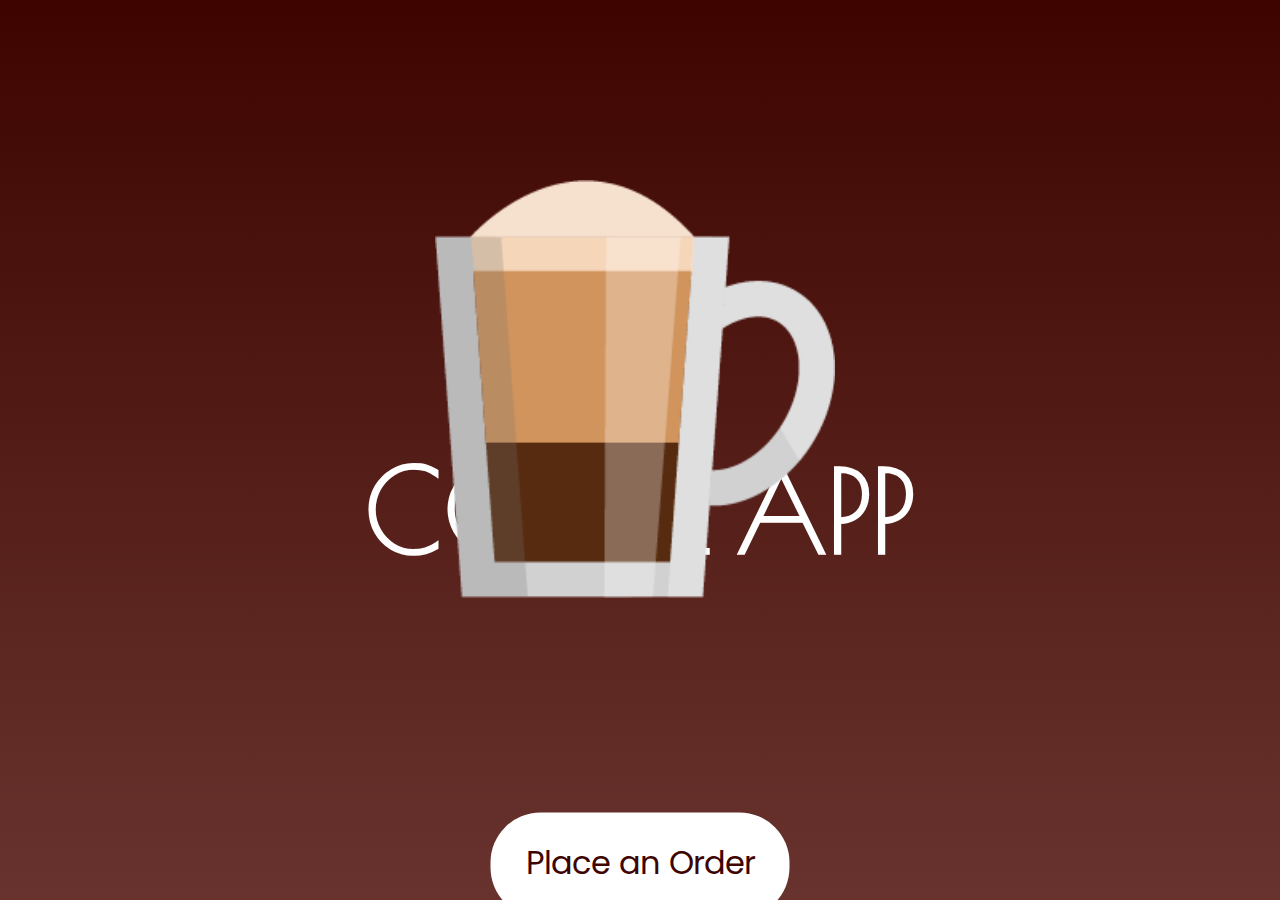
<file: index.html>
<!DOCTYPE html>
<html lang = "en">

<head>
  <meta charset="UTF-8">
  <title>Coffee App</title>
  <link rel="stylesheet" href="Styles.css" type="text/css">
  <!-- These are just fonts -->
  <link rel="preconnect" href="https://fonts.googleapis.com">
  <link rel="preconnect" href="https://fonts.gstatic.com" crossorigin>
  <link href="https://fonts.googleapis.com/css2?family=Poiret+One&family=Poppins:wght@300&display=swap" rel="stylesheet">
</head>

<body>
  <div class = "landing">
    <!-- Landing page info -->
    <span class="indexButton"><a href="Menu.html">Place an Order</a></span>
    <h1 class = "indexh1">COFFEE APP</h1>
    <img src = "images/Espresso.png" class = "indeximg" alt = "Logo">
  </div>
</body>

</html>
</file>
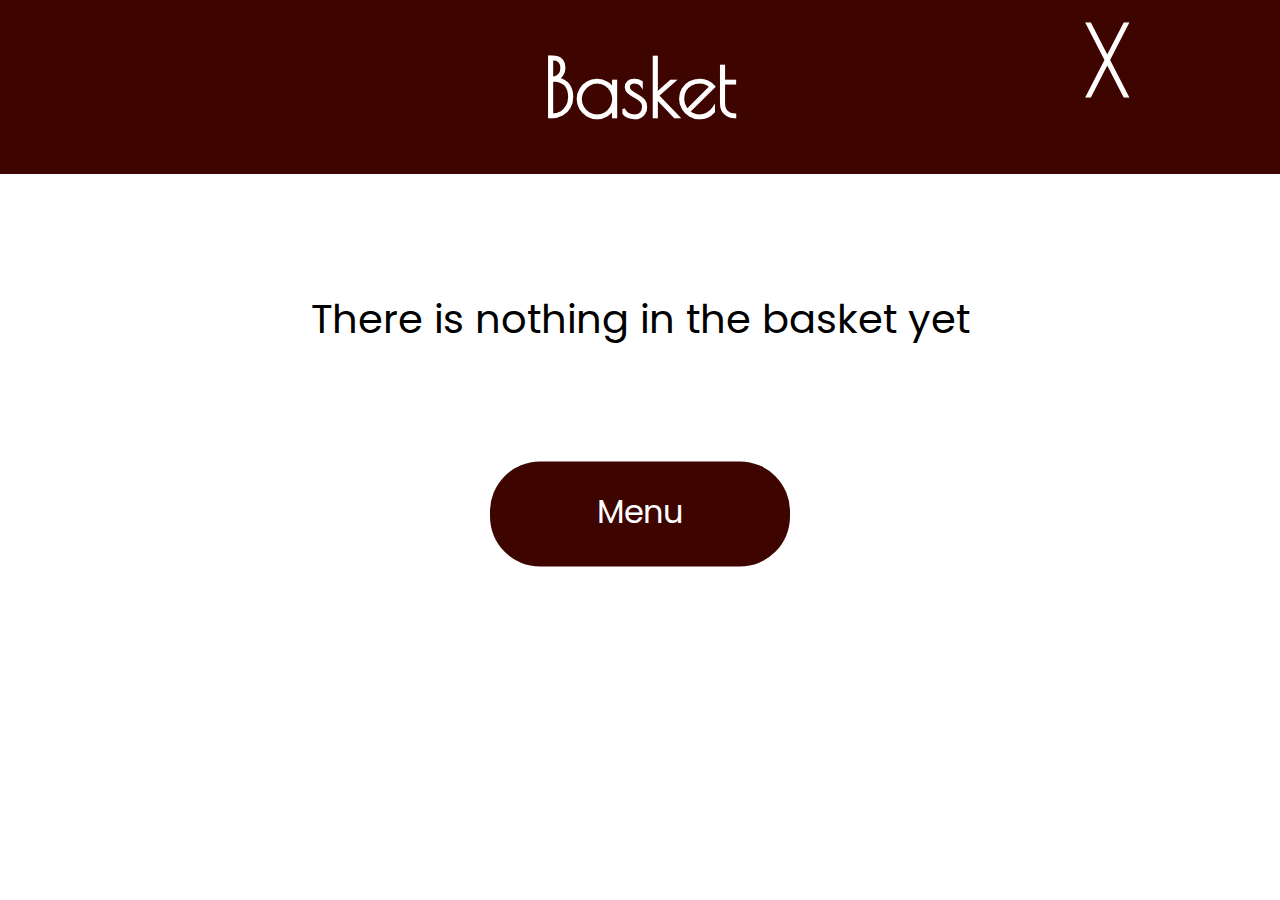
<file: Basket.html>
<!DOCTYPE html>
<html lang = "en">

<head>
  <meta charset="UTF-8">
    <title>Coffee App - Basket</title>
    <link rel="stylesheet" href="Styles.css" type="text/css">
    <!-- These are just fonts -->
    <link rel="preconnect" href="https://fonts.googleapis.com">
    <link rel="preconnect" href="https://fonts.gstatic.com" crossorigin>
    <link href="https://fonts.googleapis.com/css2?family=Poiret+One&family=Poppins:wght@300&display=swap" rel="stylesheet">
</head>

<body>
    <a href="Menu.html" class = "exit">╳</a>
    <h1 id="title">Basket</h1>
    <div id="orders"></div>
    <script src="options.js"></script>
    <script>
        //Checks if anything has been ordered yet
        var Orders = JSON.parse(sessionStorage.getItem("Orders"));
        if (Orders == null) {
            const p = document.createElement('p');
            p.classList.add("noneYet");

            p.textContent = "There is nothing in the basket yet";

            document.getElementById('orders').appendChild(p);
        }
        else {
        //Loads in data from Session data
            for (var i = 0; i < Orders.length; i++) {
                var others = [];
                for (var j = 3; j < Orders[i].length; j++) {
                    others.push(Orders[i][j]);
                }
                console.log(others);
                const div = document.createElement('div');
                const h2 = document.createElement('h2');
                const h3 = document.createElement('h3');
                const p = document.createElement('p');
                const p2 = document.createElement('p');
                const img = document.createElement('img');

                h2.textContent = Orders[i][1] + " " + Orders[i][0];
                h3.textContent = Orders[i][2];
                p.textContent = others.join(", ");
                img.src = "images/" + Orders[i][0] + ".png";

                div.appendChild(img);
                div.appendChild(h2);
                div.appendChild(h3);
                div.appendChild(p);


                document.getElementById('orders').appendChild(div);
            }
        }
    </script>

    <div class="menuButton"><a href="Menu.html">Menu</a></div>
</body>

</html>
</file>
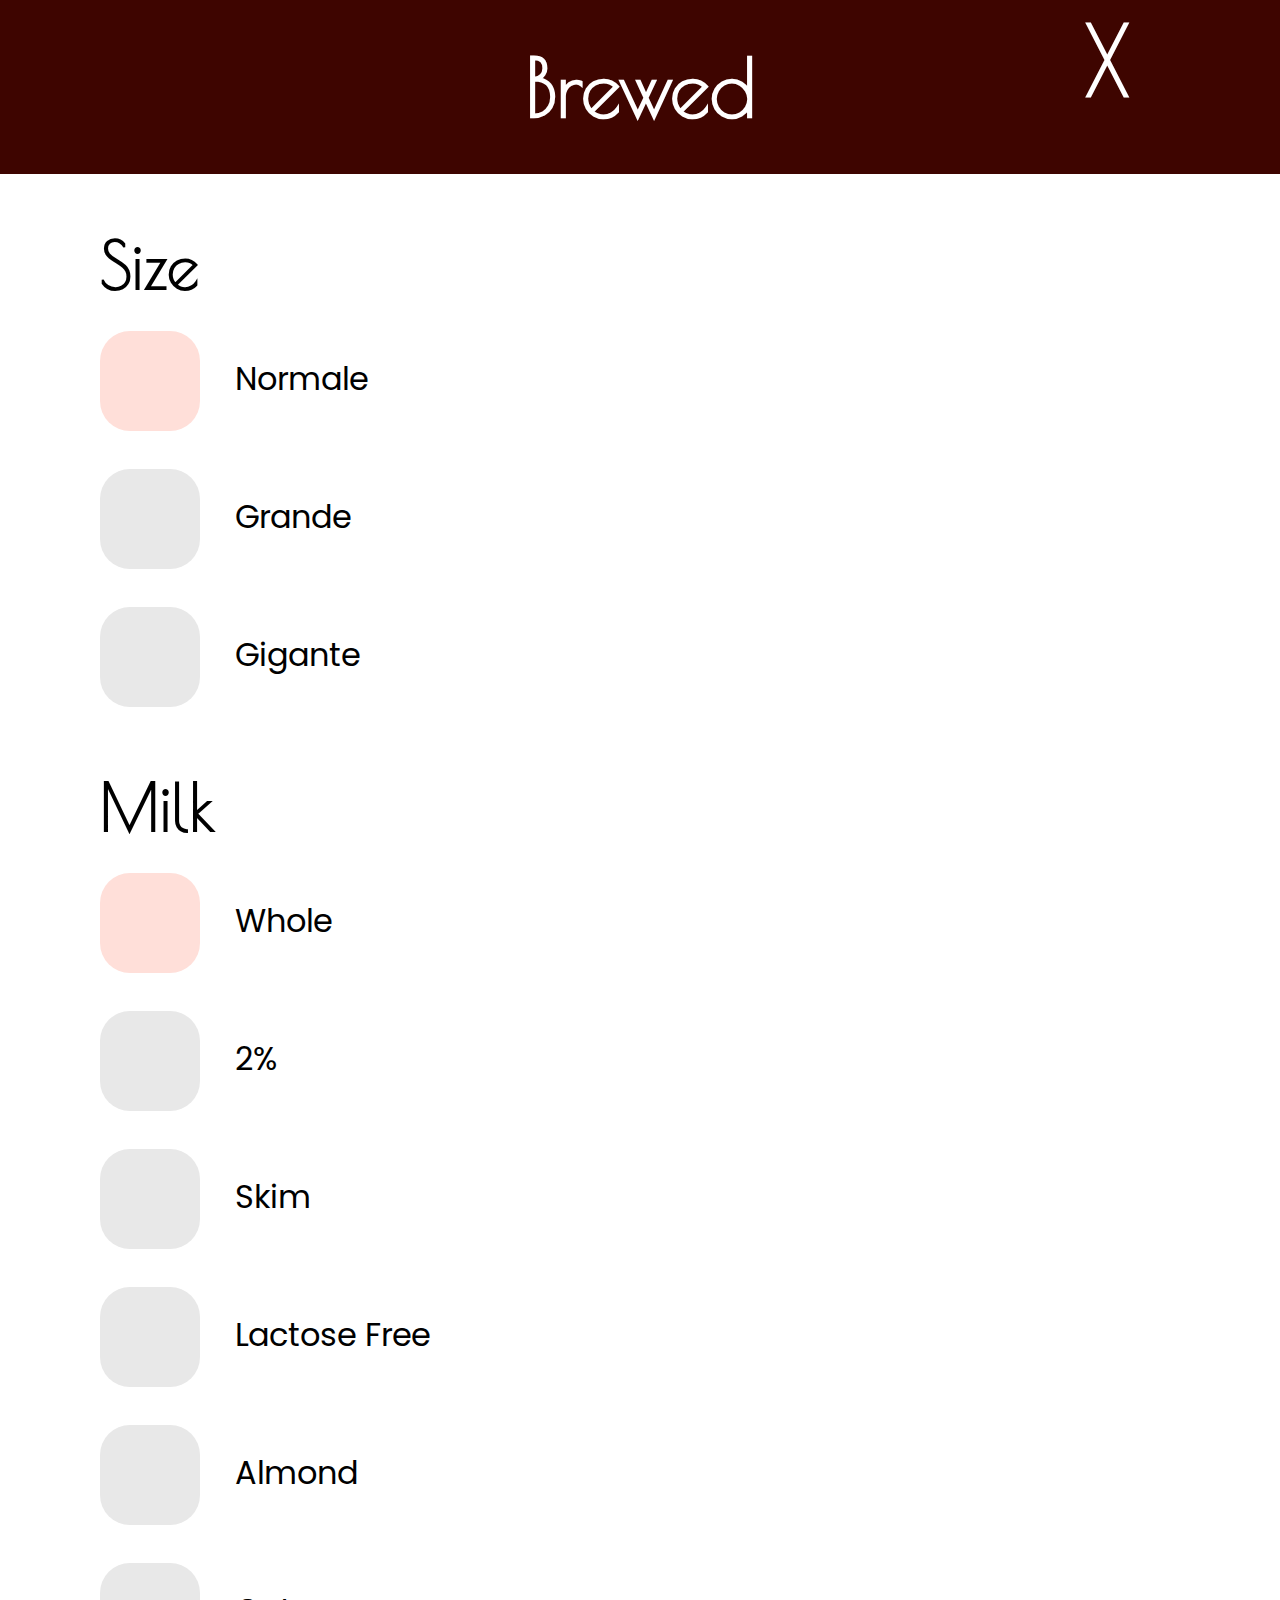
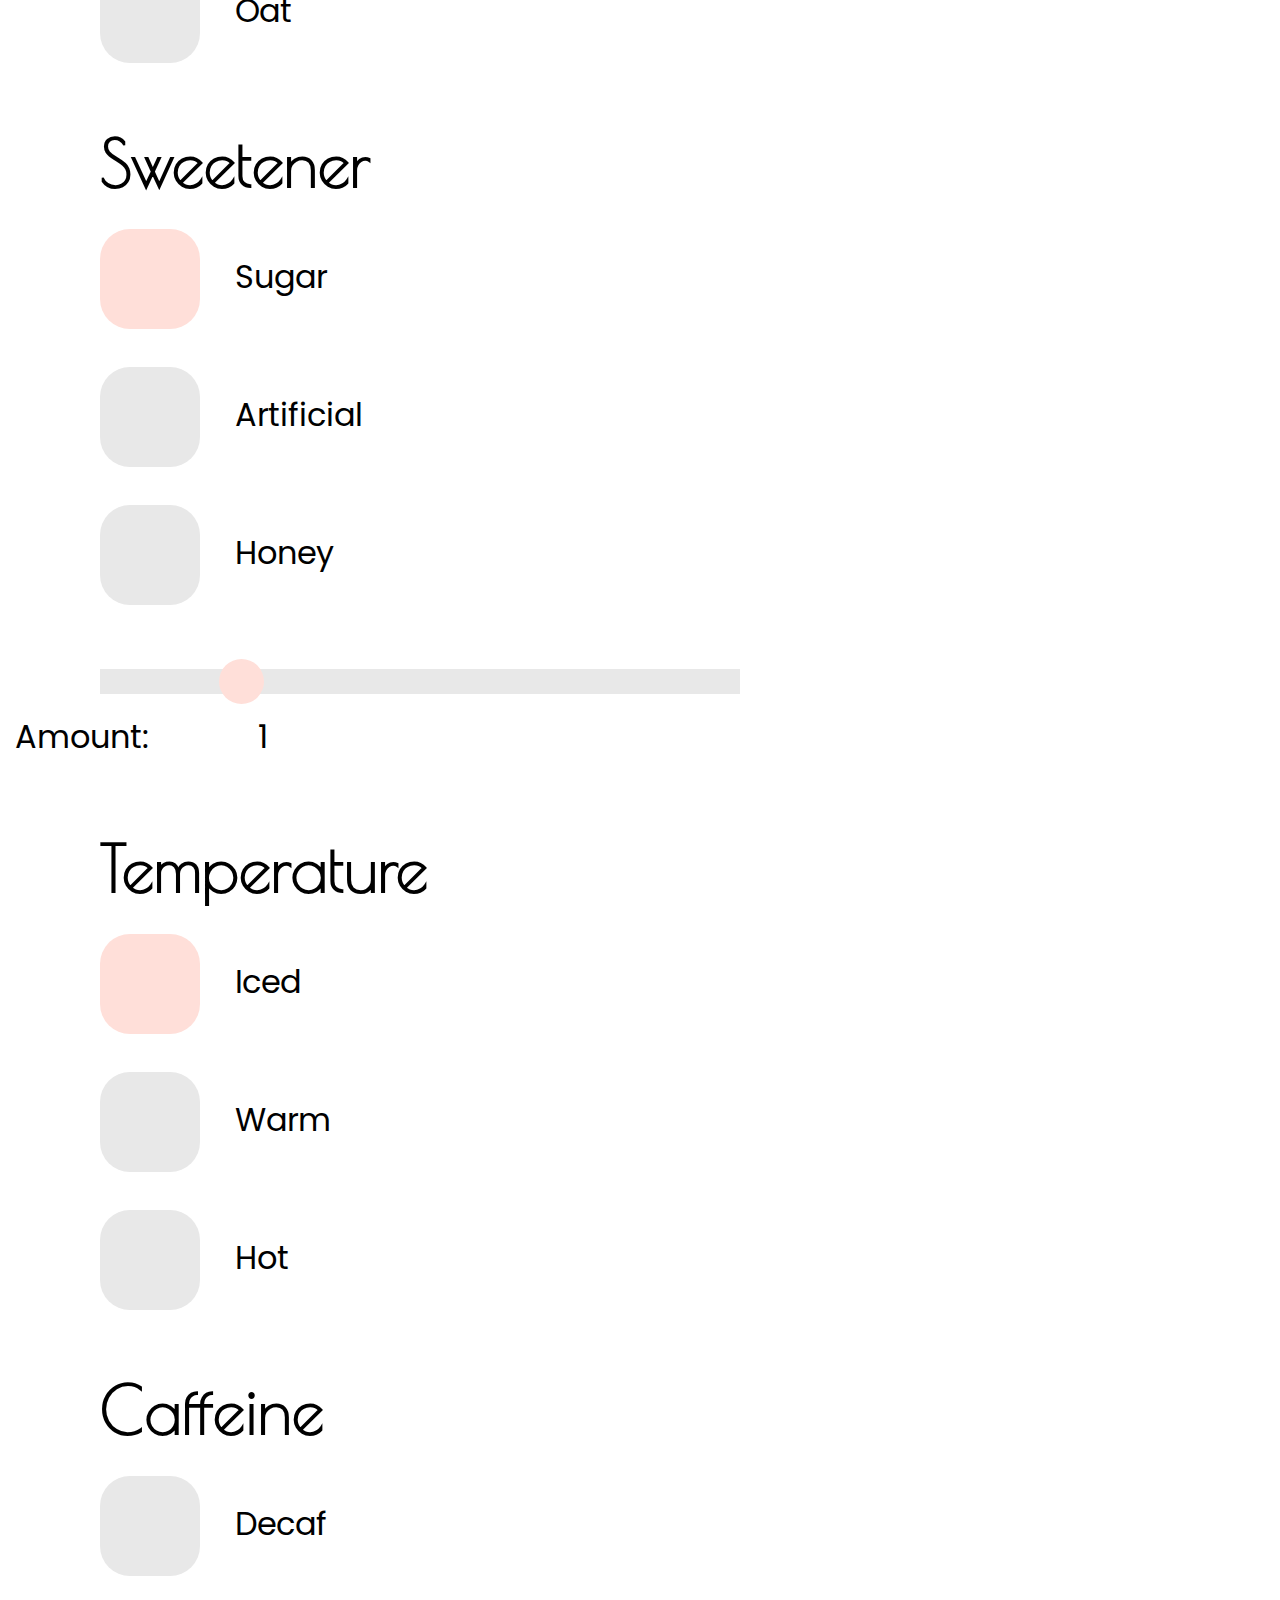
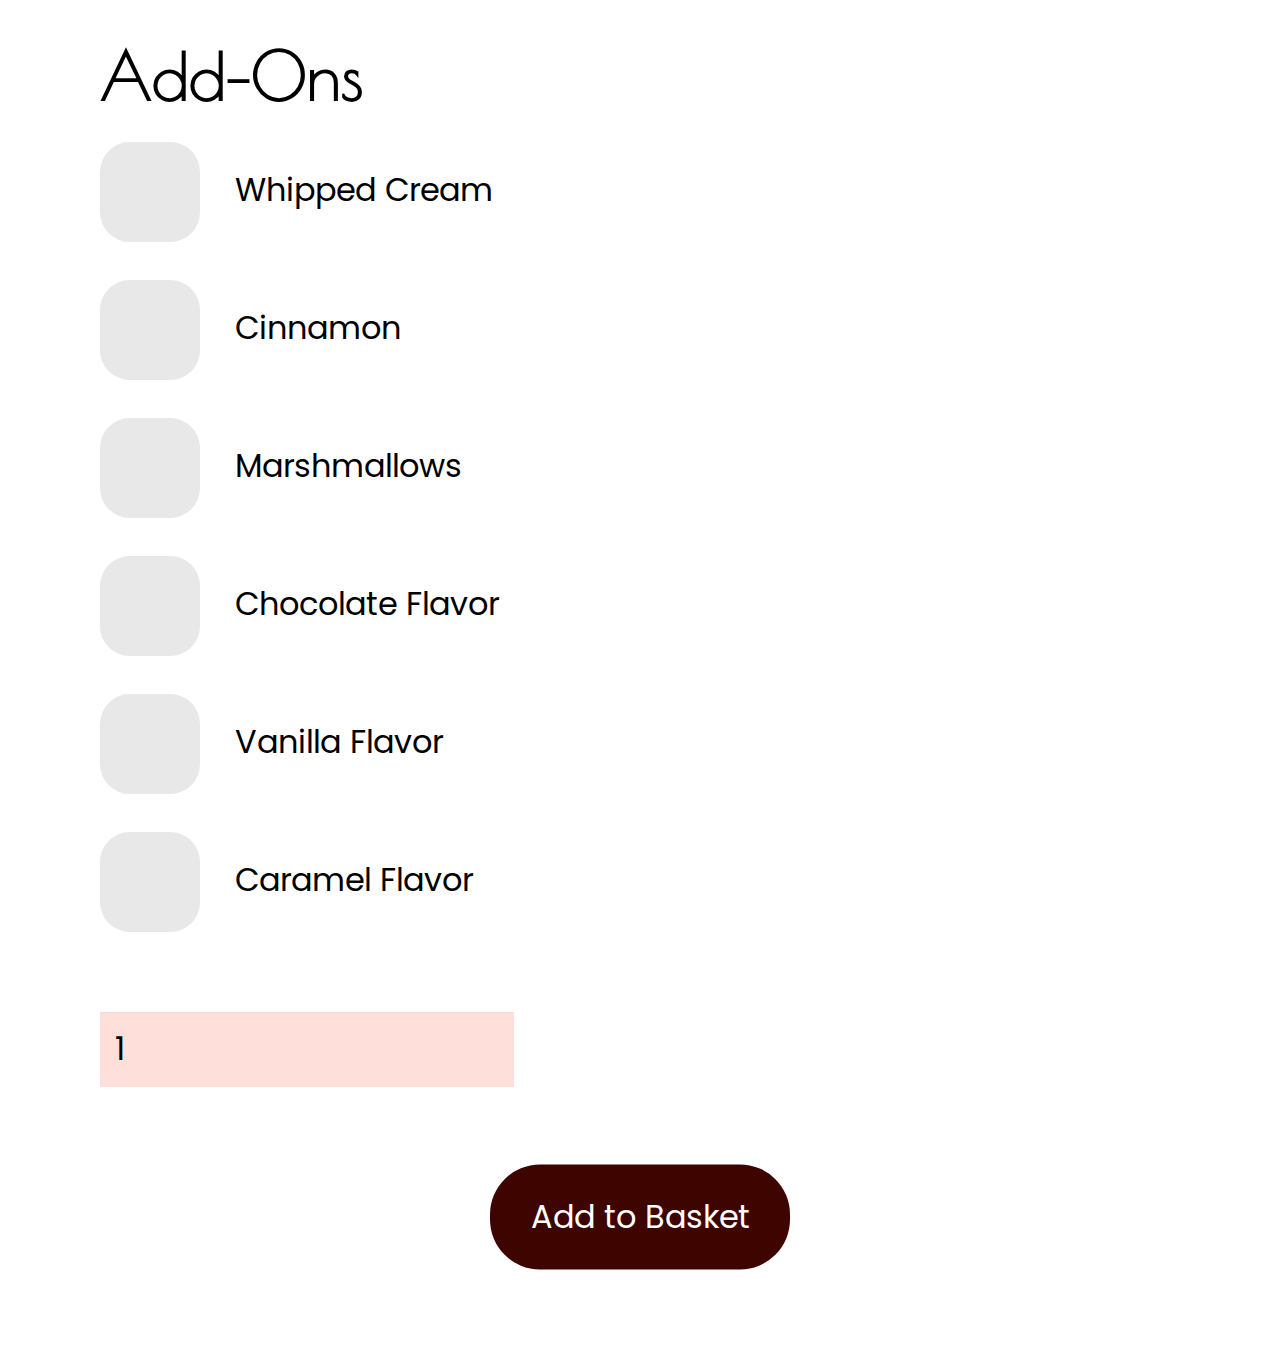
<file: Brewed.html>
<!DOCTYPE html>
<html lang = "en">

<head>
  <meta charset="UTF-8">
  <title>Brewed</title>
  <link rel="stylesheet" href="Styles.css" type="text/css">
  <!-- These are just fonts -->
  <link rel="preconnect" href="https://fonts.googleapis.com">
  <link rel="preconnect" href="https://fonts.gstatic.com" crossorigin>
  <link href="https://fonts.googleapis.com/css2?family=Poiret+One&family=Poppins:wght@300&display=swap" rel="stylesheet">
</head>

<body>
  <a href="Menu.html" class = "exit">╳</a>
  <h1>Brewed</h1>
<!-- Forms for all input -->
  <h2>Size</h2>
  <label class="container">
    <input type="radio" name="size" value="Normale" checked><label for="radio">Normale</label><br>
    <span class="checkmark"></span>
  </label>
  <label class="container">
    <input type="radio" name="size" value="Grande"><label for="radio">Grande</label><br>
    <span class="checkmark"></span>
  </label>
  <label class="container">
    <input type="radio" name="size" value="Gigante"><label for="radio">Gigante</label><br>
    <span class="checkmark"></span>
  </label>

  <h2>Milk</h2>
  <label class="container">
    <input type="radio" name="milk" value="Whole" checked><label for="radio">Whole</label><br>
    <span class="checkmark"></span>
  </label>
  <label class="container">
    <input type="radio" name="milk" value="2%"><label for="radio">2%</label><br>
    <span class="checkmark"></span>
  </label>
  <label class="container">
    <input type="radio" name="milk" value="Skim"><label for="radio">Skim</label><br>
    <span class="checkmark"></span>
  </label>
  <label class="container">
    <input type="radio" name="milk" value="Lactose free"><label for="radio">Lactose Free</label><br>
    <span class="checkmark"></span>
  </label>
  <label class="container">
    <input type="radio" name="milk" value="Almond"><label for="radio">Almond</label><br>
    <span class="checkmark"></span>
  </label>
  <label class="container">
    <input type="radio" name="milk" value="Oat"><label for="radio">Oat</label><br>
    <span class="checkmark"></span>
  </label>

  <h2>Sweetener</h2>
  <label class="container">
    <input type="radio" name="sweetener" value="Sugar" checked><label for="radio">Sugar</label><br>
    <span class="checkmark"></span>
  </label>
  <label class="container">
    <input type="radio" name="sweetener" value="Artificial"><label for="radio">Artificial</label><br>
    <span class="checkmark"></span>
  </label>
  <label class="container">
    <input type="radio" name="sweetener" value="Honey"><label for="radio">Honey</label><br>
    <span class="checkmark"></span>
  </label>

  <input type="range" min="0" max="5" value="1" id="sweetamount" class="slider">
  <p>Amount: <span id="value"></span></p>

  <h2>Temperature</h2>
  <label class="container">
    <input type="radio" name="temperature" value="Iced" checked><label for="radio">Iced</label><br>
    <span class="checkmark"></span>
  </label>
  <label class="container">
    <input type="radio" name="temperature" value="Warm"><label for="radio">Warm</label><br>
    <span class="checkmark"></span>
  </label>
  <label class="container">
    <input type="radio" name="temperature" value="Hot"><label for="radio">Hot</label><br>
    <span class="checkmark"></span>
  </label>

  <h2>Caffeine</h2>
  <label class="container">
    <input type="checkbox" id="decaf" name="decaf" value="Decaf"><label for="checkbox">Decaf</label>
    <span class="checkmark"></span>
  </label>

  <h2>Add-Ons</h2>
  <label class="container">
    <input type="checkbox" id="whipped cream" name="whipped cream" value="Whipped cream"><label for="checkbox">Whipped Cream</label>
    <span class="checkmark"></span>
  </label>
  <label class="container">
    <input type="checkbox" id="cinnamon" name="cinnamon" value="Cinnamon"><label for="checkbox">Cinnamon</label>
    <span class="checkmark"></span>
  </label>
  <label class="container">
    <input type="checkbox" id="marshmallows" name="marshmallows" value="Marshmallows"><label for="checkbox">Marshmallows</label>
    <span class="checkmark"></span>
  </label>
  <label class="container">
    <input type="checkbox" id="chocolate flavor" name="chocolate flavor" value="Chocolate flavor"><label for="checkbox">Chocolate Flavor</label>
    <span class="checkmark"></span>
  </label>
  <label class="container">
    <input type="checkbox" id="vanilla flavor" name="vanilla flavor" value="Vanilla flavor"><label for="checkbox">Vanilla Flavor</label>
    <span class="checkmark"></span>
  </label>
  <label class="container">
    <input type="checkbox" id="caramel flavor" name="caramel flavor" value="Caramel flavor"><label for="checkbox">Caramel Flavor</label>
    <span class="checkmark"></span>
  </label>
  <br>
  <input type="number" min="0" max="10" value="1" id="amount"><br>

  <button onclick="getValue()" class = "menuButton"><a href = "Menu.html" >Add to Basket</a></button>
  <div class = "space"></div>

  <p id="result"></p>
  <script src="options.js"></script>
  <script>
    //Showcases some input values
    var slider = document.getElementById("sweetamount");
    var output = document.getElementById("value");
    output.innerHTML = slider.value;

    slider.oninput = function () {
      output.innerHTML = this.value + " tsp";
    }
  </script>
</body>

</html>
</file>
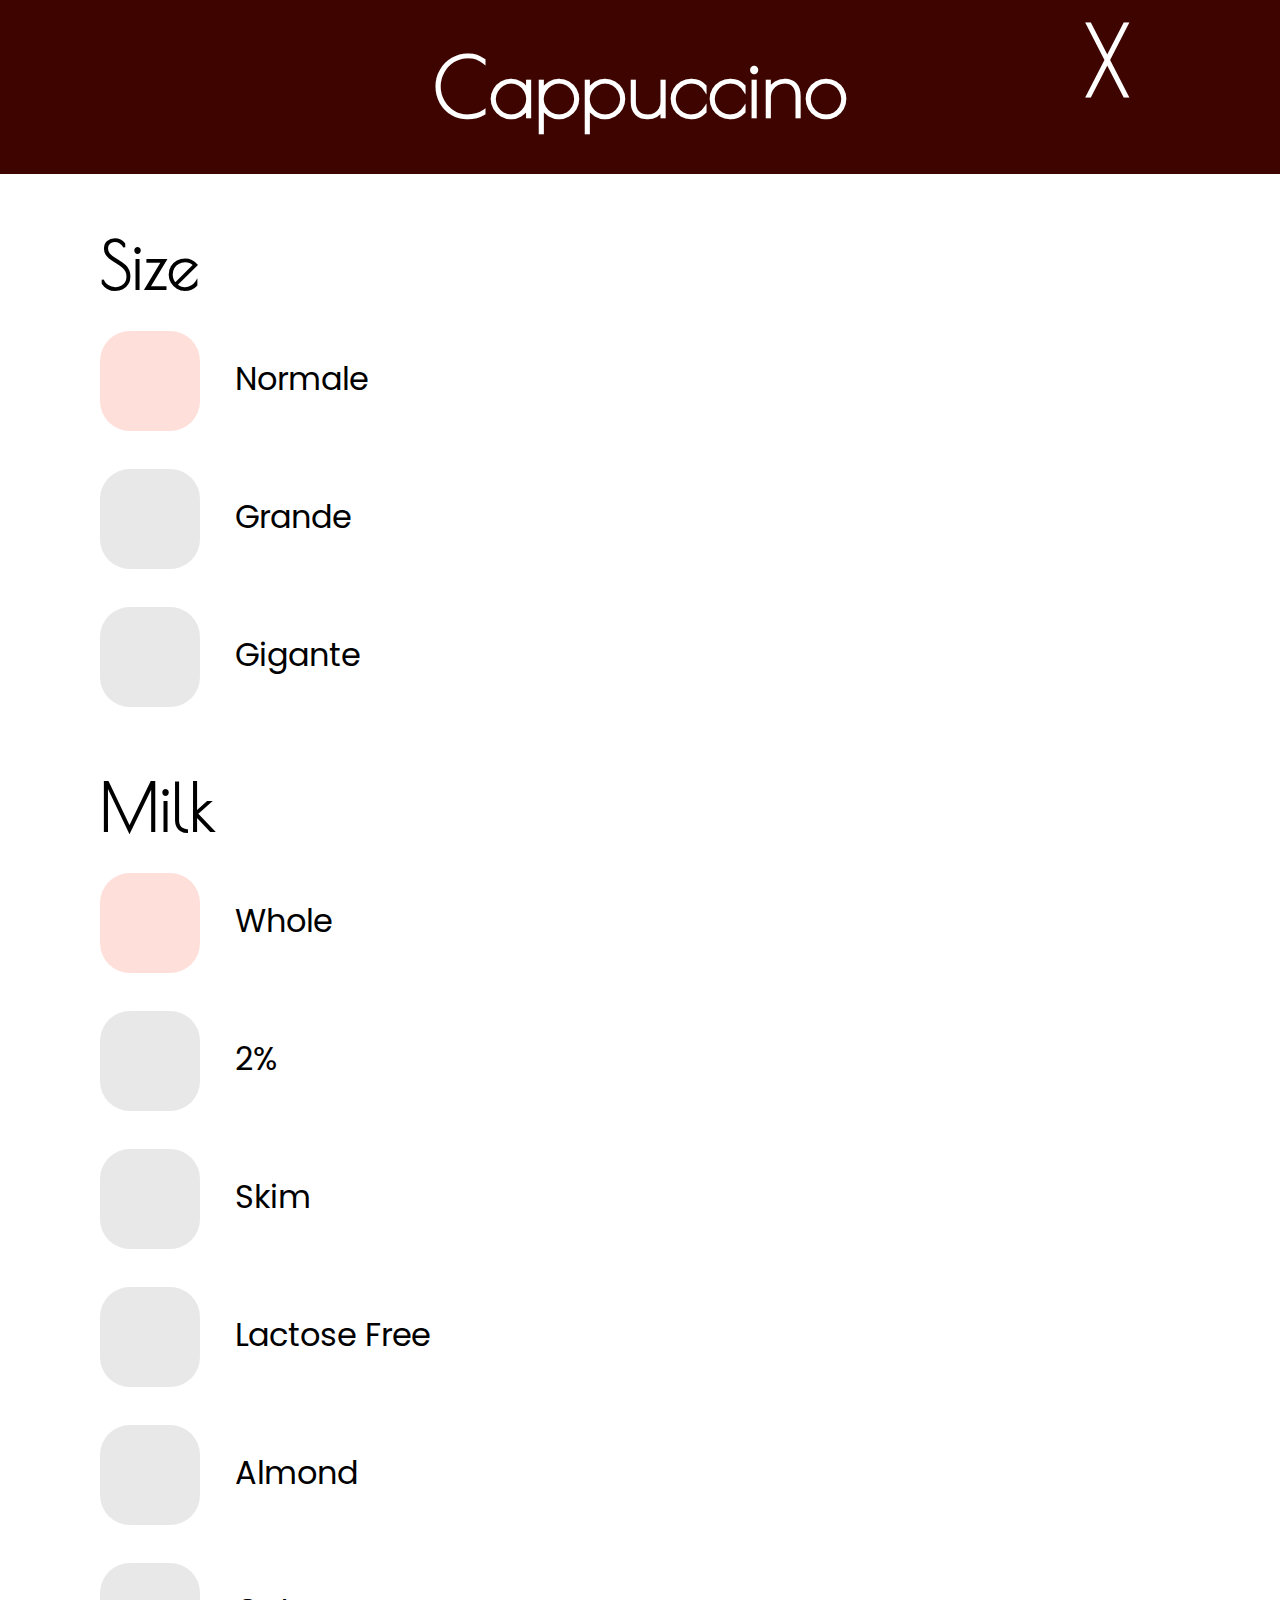
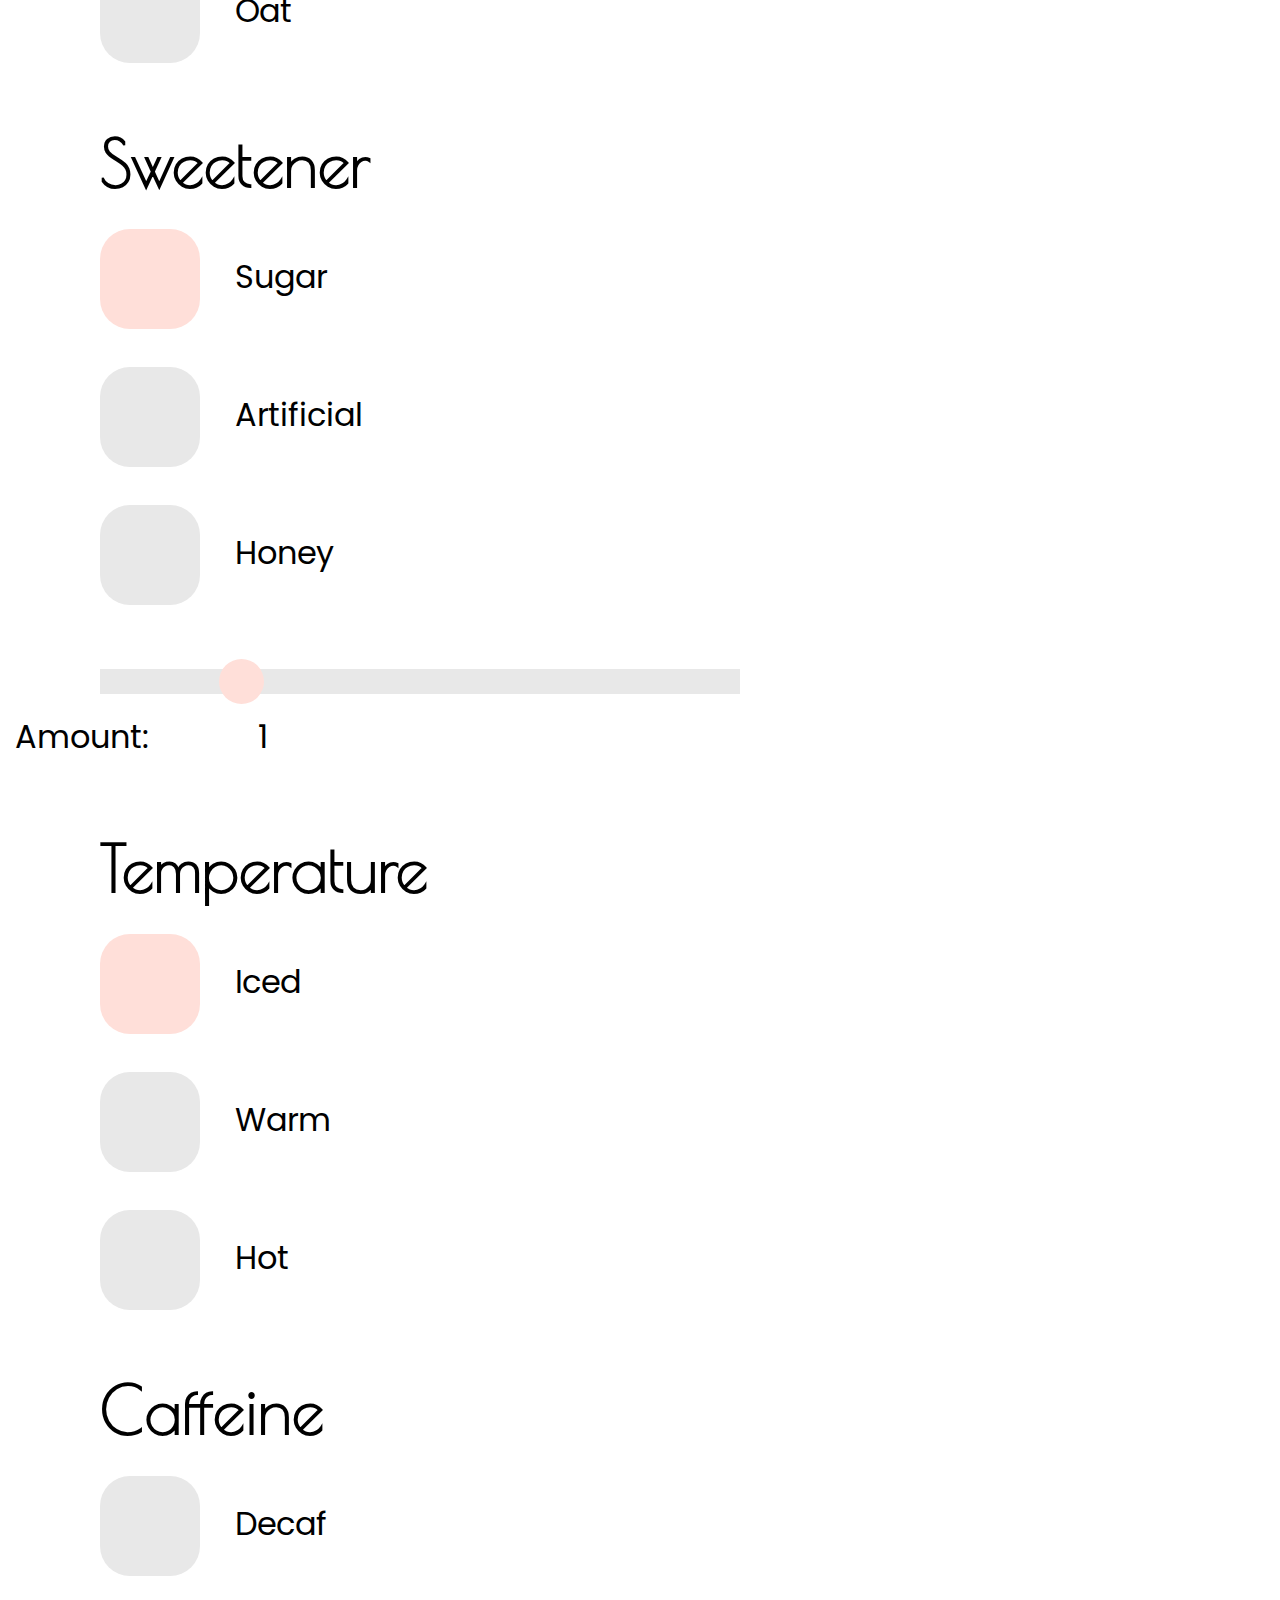
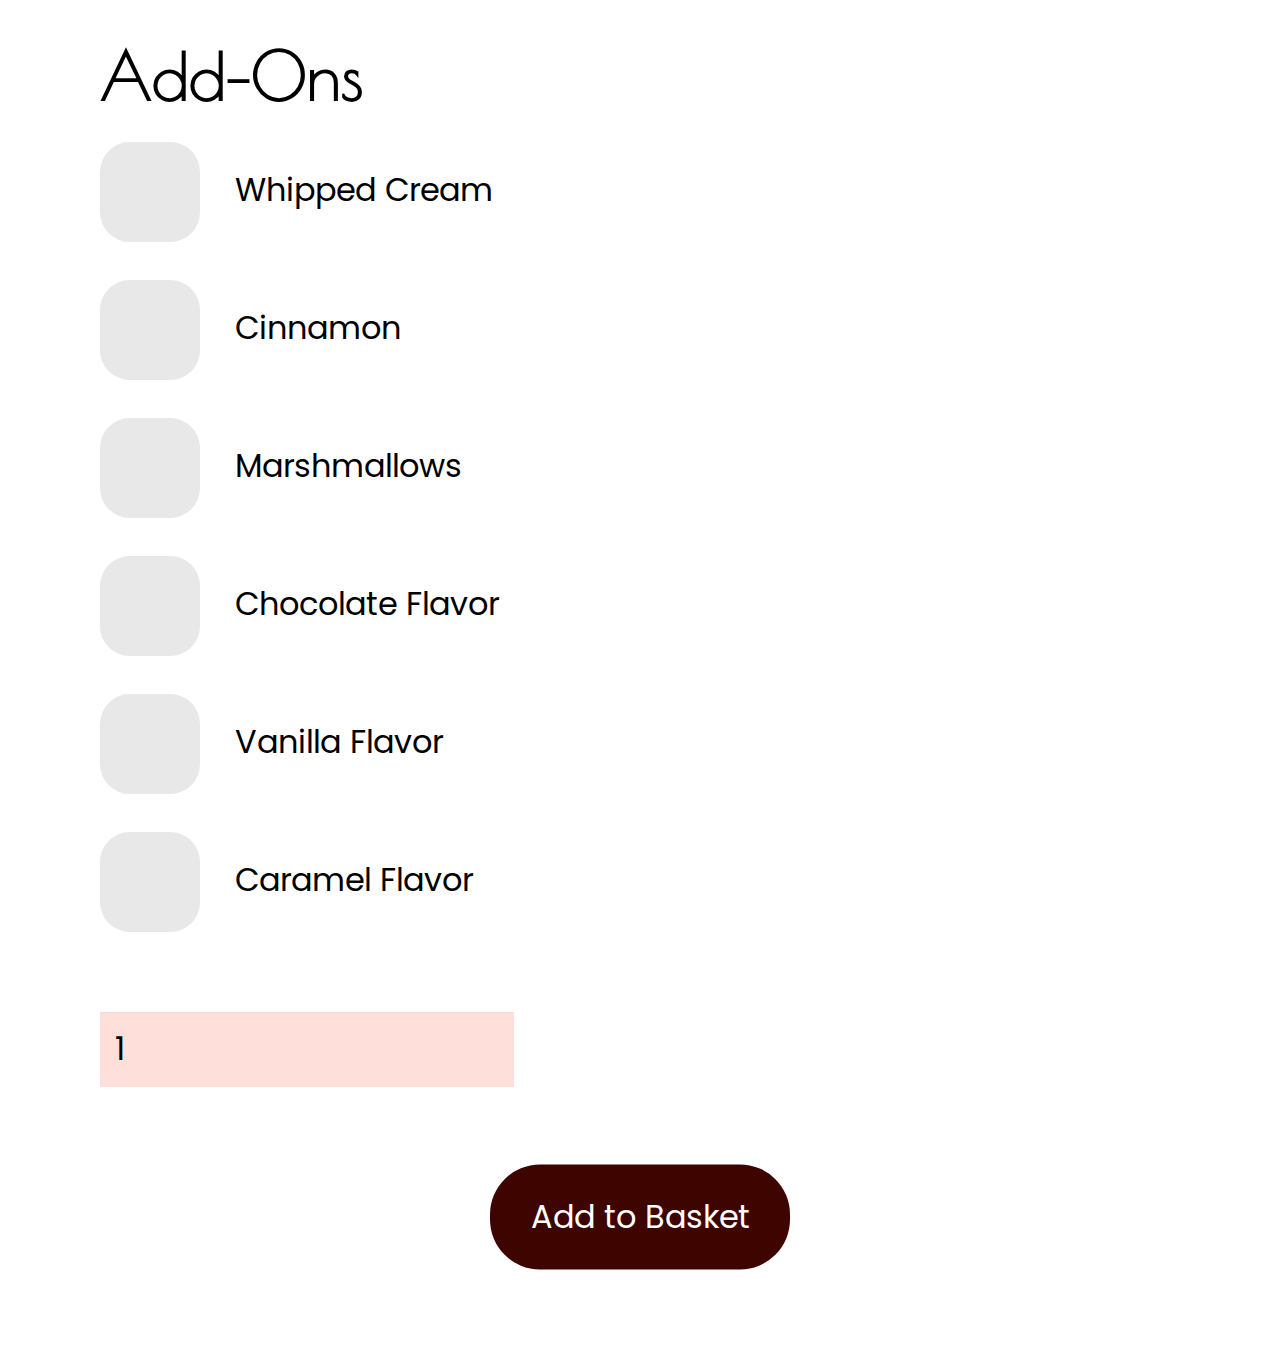
<file: Cappuccino.html>
<!DOCTYPE html>
<html lang = "en">

<head>
  <meta charset="UTF-8">
  <title>Cappuccino</title>
  <link rel="stylesheet" href="Styles.css" type="text/css">
  <!-- These are just fonts -->
  <link rel="preconnect" href="https://fonts.googleapis.com">
  <link rel="preconnect" href="https://fonts.gstatic.com" crossorigin>
  <link href="https://fonts.googleapis.com/css2?family=Poiret+One&family=Poppins:wght@300&display=swap" rel="stylesheet">
</head>

<body>
  <a href="Menu.html" class = "exit">╳</a>
  <h1>Cappuccino</h1>

  <h2>Size</h2>
  <!-- Forms for all input -->
  <label class="container">
    <input type="radio" name="size" value="Normale" checked><label for="radio">Normale</label><br>
    <span class="checkmark"></span>
  </label>
  <label class="container">
    <input type="radio" name="size" value="Grande"><label for="radio">Grande</label><br>
    <span class="checkmark"></span>
  </label>
  <label class="container">
    <input type="radio" name="size" value="Gigante"><label for="radio">Gigante</label><br>
    <span class="checkmark"></span>
  </label>

  <h2>Milk</h2>
  <label class="container">
    <input type="radio" name="milk" value="Whole" checked><label for="radio">Whole</label><br>
    <span class="checkmark"></span>
  </label>
  <label class="container">
    <input type="radio" name="milk" value="2%"><label for="radio">2%</label><br>
    <span class="checkmark"></span>
  </label>
  <label class="container">
    <input type="radio" name="milk" value="Skim"><label for="radio">Skim</label><br>
    <span class="checkmark"></span>
  </label>
  <label class="container">
    <input type="radio" name="milk" value="Lactose free"><label for="radio">Lactose Free</label><br>
    <span class="checkmark"></span>
  </label>
  <label class="container">
    <input type="radio" name="milk" value="Almond"><label for="radio">Almond</label><br>
    <span class="checkmark"></span>
  </label>
  <label class="container">
    <input type="radio" name="milk" value="Oat"><label for="radio">Oat</label><br>
    <span class="checkmark"></span>
  </label>

  <h2>Sweetener</h2>
  <label class="container">
    <input type="radio" name="sweetener" value="Sugar" checked><label for="radio">Sugar</label><br>
    <span class="checkmark"></span>
  </label>
  <label class="container">
    <input type="radio" name="sweetener" value="Artificial"><label for="radio">Artificial</label><br>
    <span class="checkmark"></span>
  </label>
  <label class="container">
    <input type="radio" name="sweetener" value="Honey"><label for="radio">Honey</label><br>
    <span class="checkmark"></span>
  </label>

  <input type="range" min="0" max="5" value="1" id="sweetamount" class="slider">
  <p>Amount: <span id="value"></span></p>

  <h2>Temperature</h2>
  <label class="container">
    <input type="radio" name="temperature" value="Iced" checked><label for="radio">Iced</label><br>
    <span class="checkmark"></span>
  </label>
  <label class="container">
    <input type="radio" name="temperature" value="Warm"><label for="radio">Warm</label><br>
    <span class="checkmark"></span>
  </label>
  <label class="container">
    <input type="radio" name="temperature" value="Hot"><label for="radio">Hot</label><br>
    <span class="checkmark"></span>
  </label>

  <h2>Caffeine</h2>
  <label class="container">
    <input type="checkbox" id="decaf" name="decaf" value="Decaf"><label for="checkbox">Decaf</label>
    <span class="checkmark"></span>
  </label>

  <h2>Add-Ons</h2>
  <label class="container">
    <input type="checkbox" id="whipped cream" name="whipped cream" value="Whipped cream"><label for="checkbox">Whipped Cream</label>
    <span class="checkmark"></span>
  </label>
  <label class="container">
    <input type="checkbox" id="cinnamon" name="cinnamon" value="Cinnamon"><label for="checkbox">Cinnamon</label>
    <span class="checkmark"></span>
  </label>
  <label class="container">
    <input type="checkbox" id="marshmallows" name="marshmallows" value="Marshmallows"><label for="checkbox">Marshmallows</label>
    <span class="checkmark"></span>
  </label>
  <label class="container">
    <input type="checkbox" id="chocolate flavor" name="chocolate flavor" value="Chocolate flavor"><label for="checkbox">Chocolate Flavor</label>
    <span class="checkmark"></span>
  </label>
  <label class="container">
    <input type="checkbox" id="vanilla flavor" name="vanilla flavor" value="Vanilla flavor"><label for="checkbox">Vanilla Flavor</label>
    <span class="checkmark"></span>
  </label>
  <label class="container">
    <input type="checkbox" id="caramel flavor" name="caramel flavor" value="Caramel flavor"><label for="checkbox">Caramel Flavor</label>
    <span class="checkmark"></span>
  </label>
  <br>
  <input type="number" min="0" max="10" value="1" id="amount"><br>

  <button onclick="getValue()" class = "menuButton"><a href = "Menu.html" >Add to Basket</a></button>
  <div class = "space"></div>

  <p id="result"></p>
  <script src="options.js"></script>
  <script>
    //Showcases some input values
    var slider = document.getElementById("sweetamount");
    var output = document.getElementById("value");
    output.innerHTML = slider.value;

    slider.oninput = function () {
      output.innerHTML = this.value + " tsp";
    }
  </script>
</body>

</html>
</file>
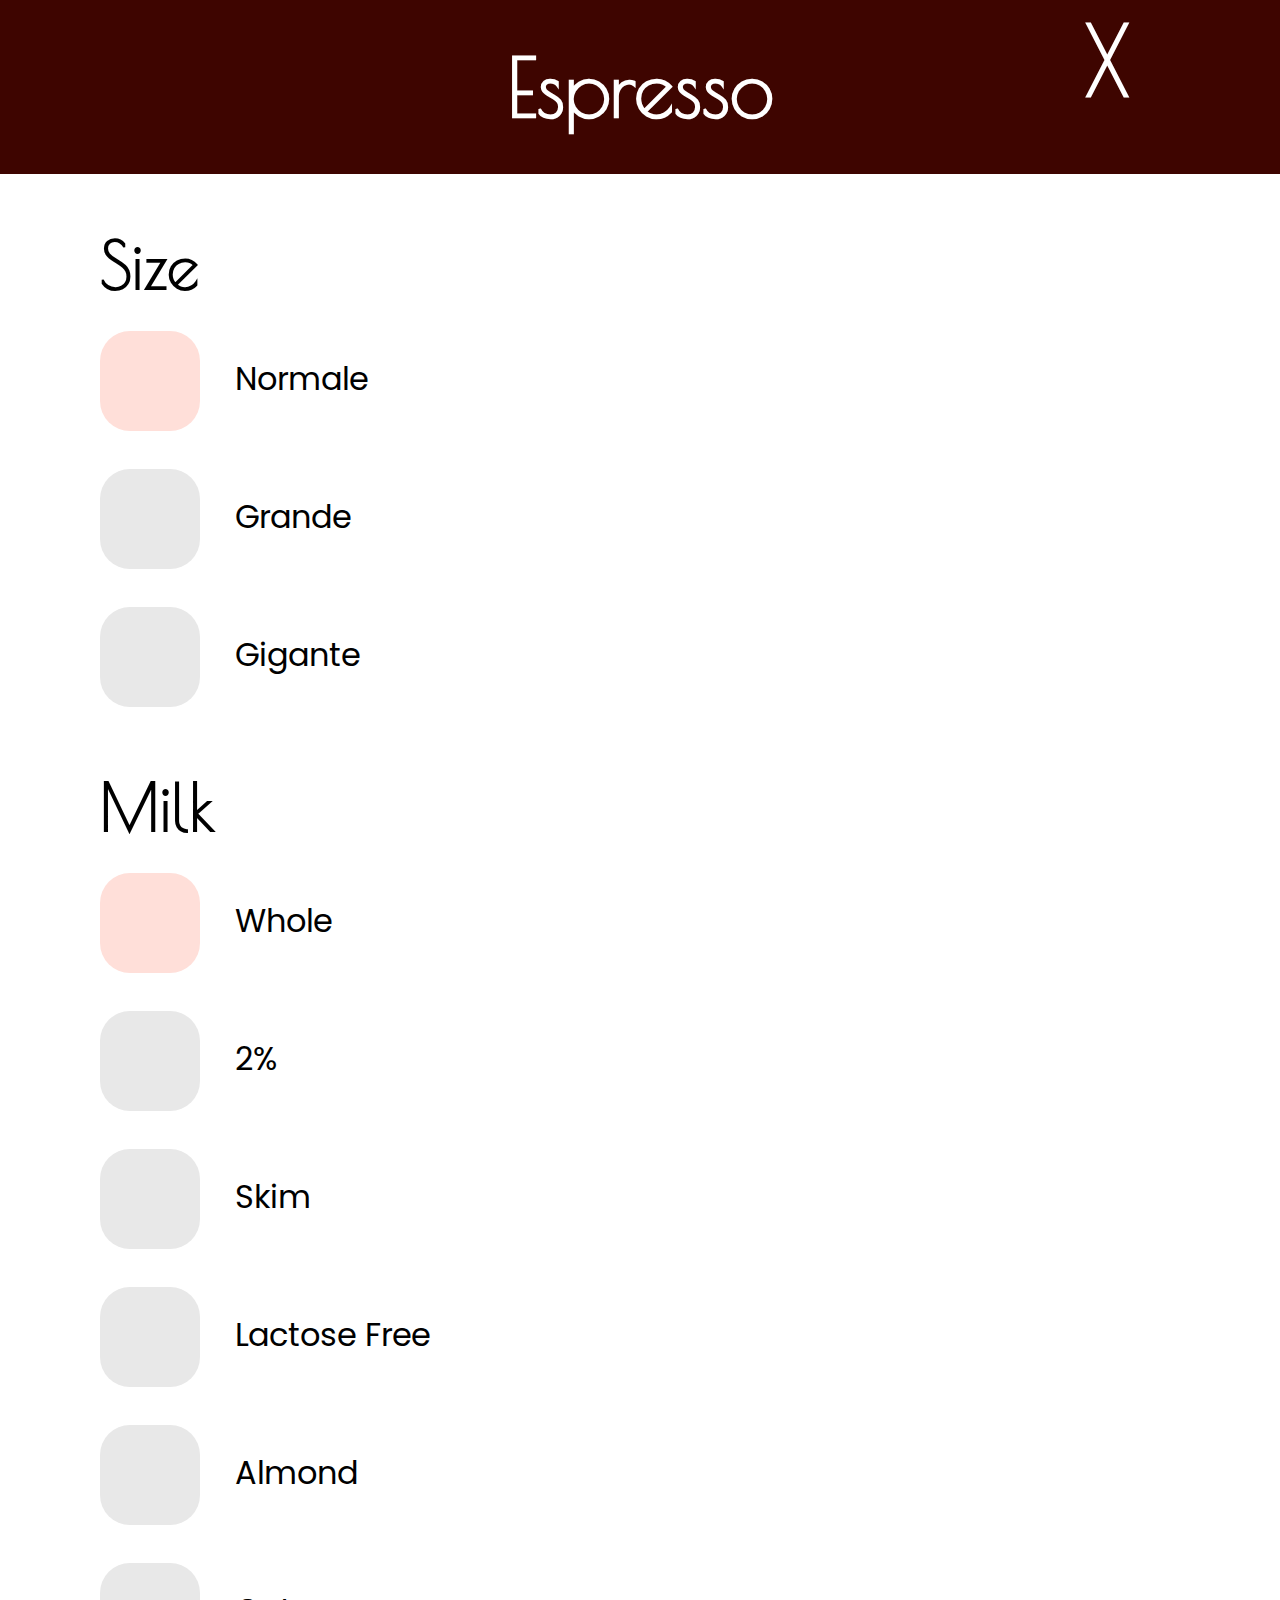
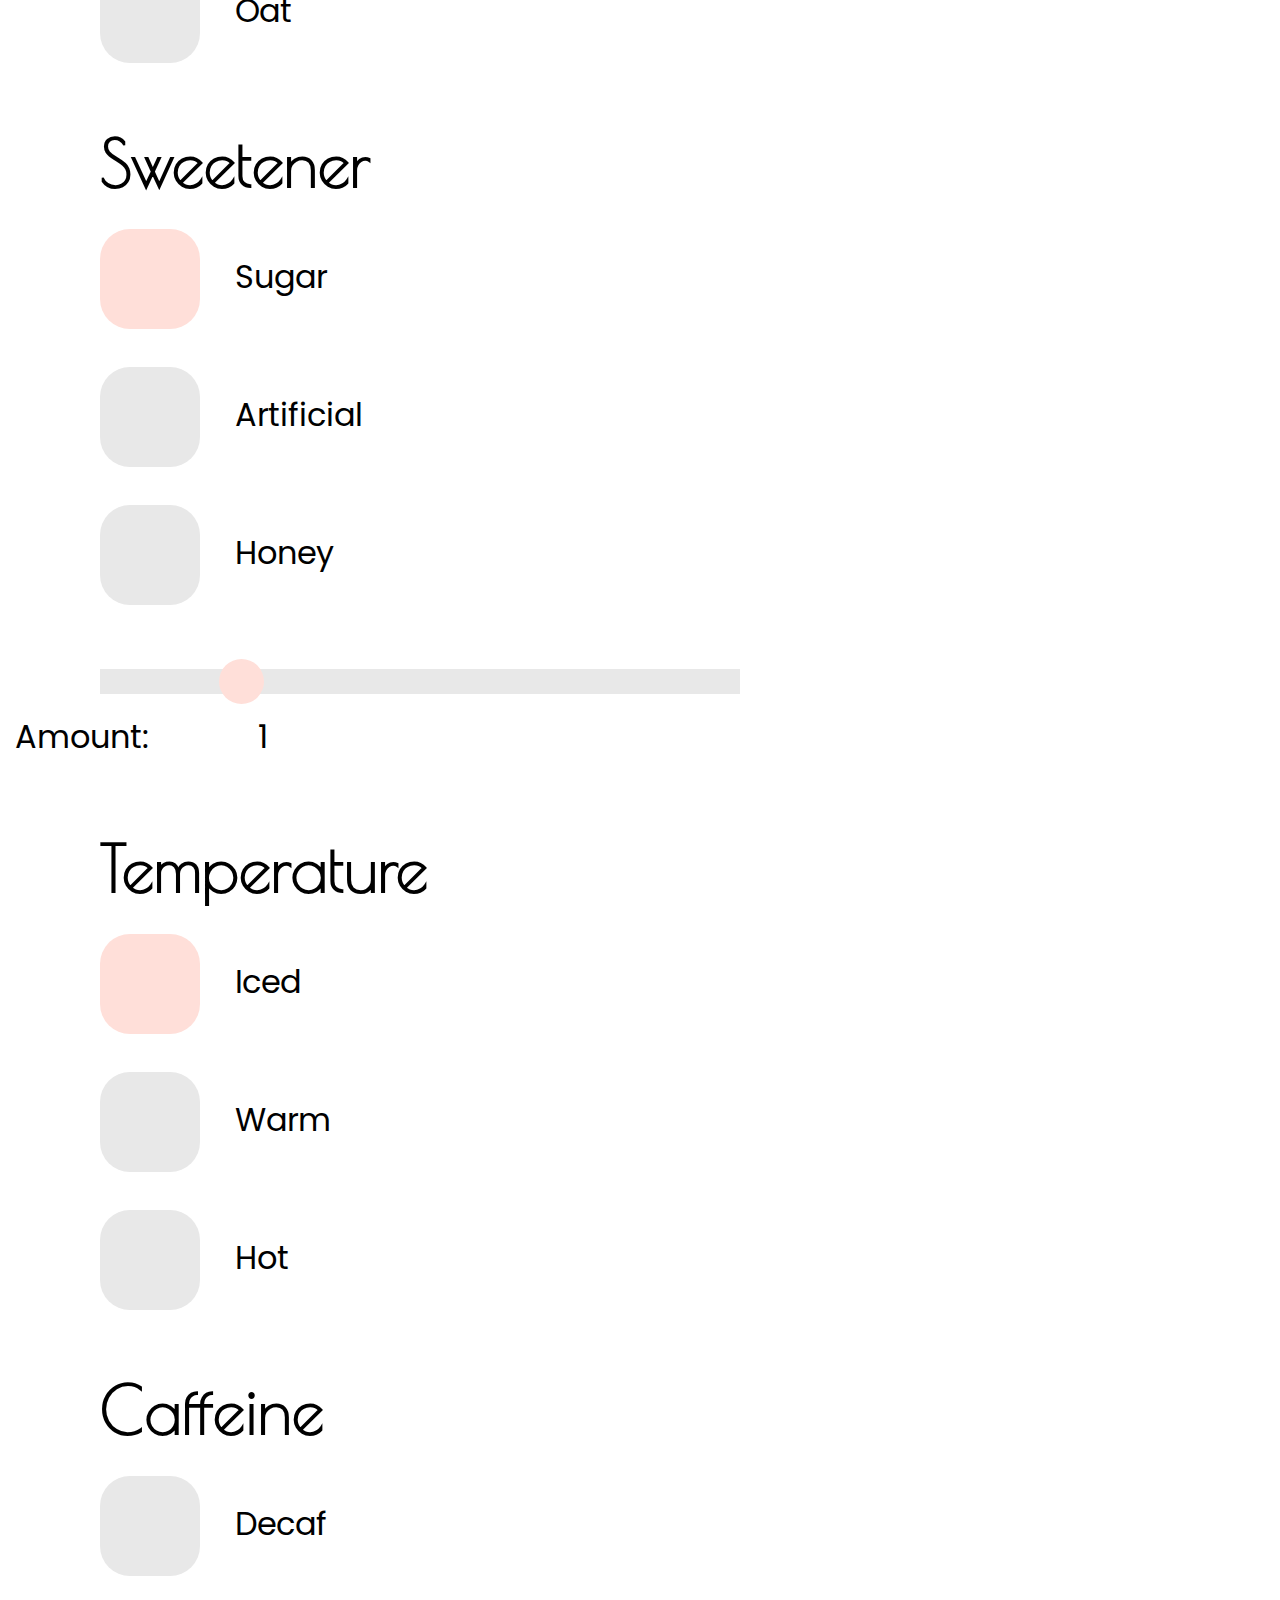
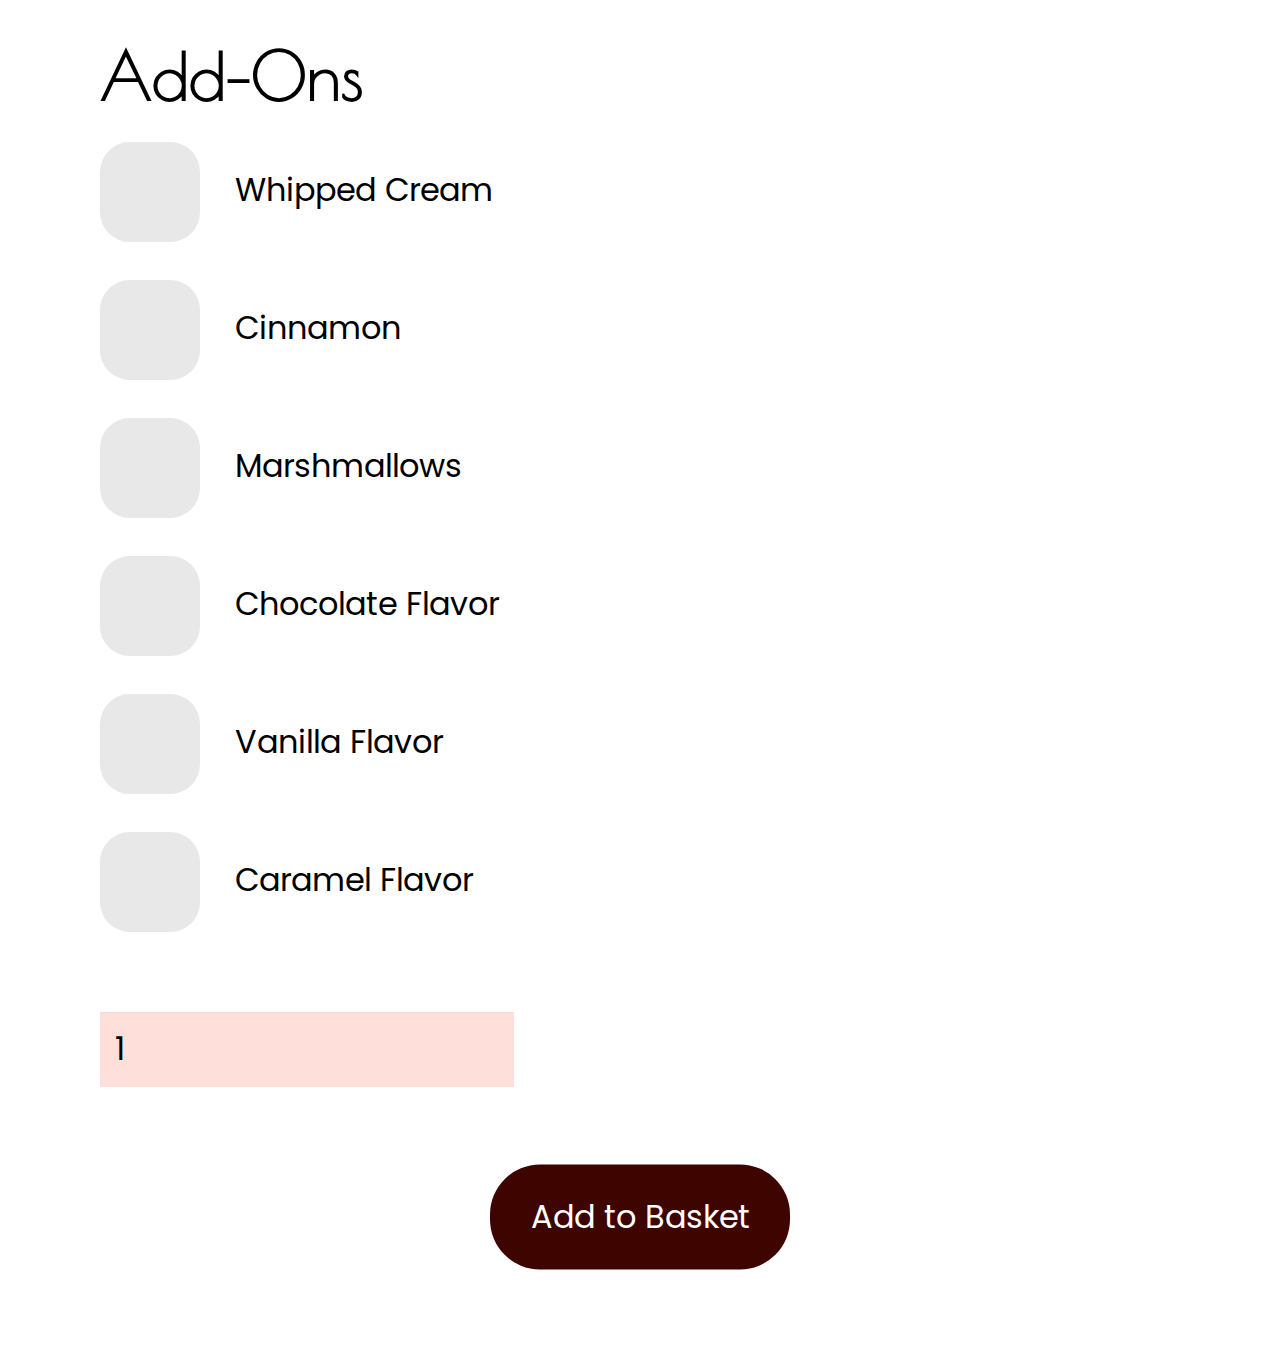
<file: Espresso.html>
<!DOCTYPE html>
<html lang = "en">

<head>
  <meta charset="UTF-8">
  <title>Espresso</title>
  <link rel="stylesheet" href="Styles.css" type="text/css">
  <!-- These are just fonts -->
  <link rel="preconnect" href="https://fonts.googleapis.com">
  <link rel="preconnect" href="https://fonts.gstatic.com" crossorigin>
  <link href="https://fonts.googleapis.com/css2?family=Poiret+One&family=Poppins:wght@300&display=swap" rel="stylesheet">
</head>

<body>
  <a href="Menu.html" class = "exit">╳</a>
  <h1>Espresso</h1>

  <h2>Size</h2>
  <!-- Forms for all input -->
  <label class="container">
    <input type="radio" name="size" value="Normale" checked><label for="radio">Normale</label><br>
    <span class="checkmark"></span>
  </label>
  <label class="container">
    <input type="radio" name="size" value="Grande"><label for="radio">Grande</label><br>
    <span class="checkmark"></span>
  </label>
  <label class="container">
    <input type="radio" name="size" value="Gigante"><label for="radio">Gigante</label><br>
    <span class="checkmark"></span>
  </label>

  <h2>Milk</h2>
  <label class="container">
    <input type="radio" name="milk" value="Whole" checked><label for="radio">Whole</label><br>
    <span class="checkmark"></span>
  </label>
  <label class="container">
    <input type="radio" name="milk" value="2%"><label for="radio">2%</label><br>
    <span class="checkmark"></span>
  </label>
  <label class="container">
    <input type="radio" name="milk" value="Skim"><label for="radio">Skim</label><br>
    <span class="checkmark"></span>
  </label>
  <label class="container">
    <input type="radio" name="milk" value="Lactose free"><label for="radio">Lactose Free</label><br>
    <span class="checkmark"></span>
  </label>
  <label class="container">
    <input type="radio" name="milk" value="Almond"><label for="radio">Almond</label><br>
    <span class="checkmark"></span>
  </label>
  <label class="container">
    <input type="radio" name="milk" value="Oat"><label for="radio">Oat</label><br>
    <span class="checkmark"></span>
  </label>

  <h2>Sweetener</h2>
  <label class="container">
    <input type="radio" name="sweetener" value="Sugar" checked><label for="radio">Sugar</label><br>
    <span class="checkmark"></span>
  </label>
  <label class="container">
    <input type="radio" name="sweetener" value="Artificial"><label for="radio">Artificial</label><br>
    <span class="checkmark"></span>
  </label>
  <label class="container">
    <input type="radio" name="sweetener" value="Honey"><label for="radio">Honey</label><br>
    <span class="checkmark"></span>
  </label>

  <input type="range" min="0" max="5" value="1" id="sweetamount" class="slider">
  <p>Amount: <span id="value"></span></p>

  <h2>Temperature</h2>
  <label class="container">
    <input type="radio" name="temperature" value="Iced" checked><label for="radio">Iced</label><br>
    <span class="checkmark"></span>
  </label>
  <label class="container">
    <input type="radio" name="temperature" value="Warm"><label for="radio">Warm</label><br>
    <span class="checkmark"></span>
  </label>
  <label class="container">
    <input type="radio" name="temperature" value="Hot"><label for="radio">Hot</label><br>
    <span class="checkmark"></span>
  </label>

  <h2>Caffeine</h2>
  <label class="container">
    <input type="checkbox" id="decaf" name="decaf" value="Decaf"><label for="checkbox">Decaf</label>
    <span class="checkmark"></span>
  </label>

  <h2>Add-Ons</h2>
  <label class="container">
    <input type="checkbox" id="whipped cream" name="whipped cream" value="Whipped cream"><label for="checkbox">Whipped Cream</label>
    <span class="checkmark"></span>
  </label>
  <label class="container">
    <input type="checkbox" id="cinnamon" name="cinnamon" value="Cinnamon"><label for="checkbox">Cinnamon</label>
    <span class="checkmark"></span>
  </label>
  <label class="container">
    <input type="checkbox" id="marshmallows" name="marshmallows" value="Marshmallows"><label for="checkbox">Marshmallows</label>
    <span class="checkmark"></span>
  </label>
  <label class="container">
    <input type="checkbox" id="chocolate flavor" name="chocolate flavor" value="Chocolate flavor"><label for="checkbox">Chocolate Flavor</label>
    <span class="checkmark"></span>
  </label>
  <label class="container">
    <input type="checkbox" id="vanilla flavor" name="vanilla flavor" value="Vanilla flavor"><label for="checkbox">Vanilla Flavor</label>
    <span class="checkmark"></span>
  </label>
  <label class="container">
    <input type="checkbox" id="caramel flavor" name="caramel flavor" value="Caramel flavor"><label for="checkbox">Caramel Flavor</label>
    <span class="checkmark"></span>
  </label>
  <br>
  <input type="number" min="0" max="10" value="1" id="amount"><br>

  <button onclick="getValue()" class = "menuButton"><a href = "Menu.html" >Add to Basket</a></button>
  <div class = "space"></div>

  <p id="result"></p>
  <script src="options.js"></script>
  <script>
    //Showcases some input values
    var slider = document.getElementById("sweetamount");
    var output = document.getElementById("value");
    output.innerHTML = slider.value;

    slider.oninput = function () {
      output.innerHTML = this.value + " tsp";
    }
  </script>
</body>

</html>
</file>
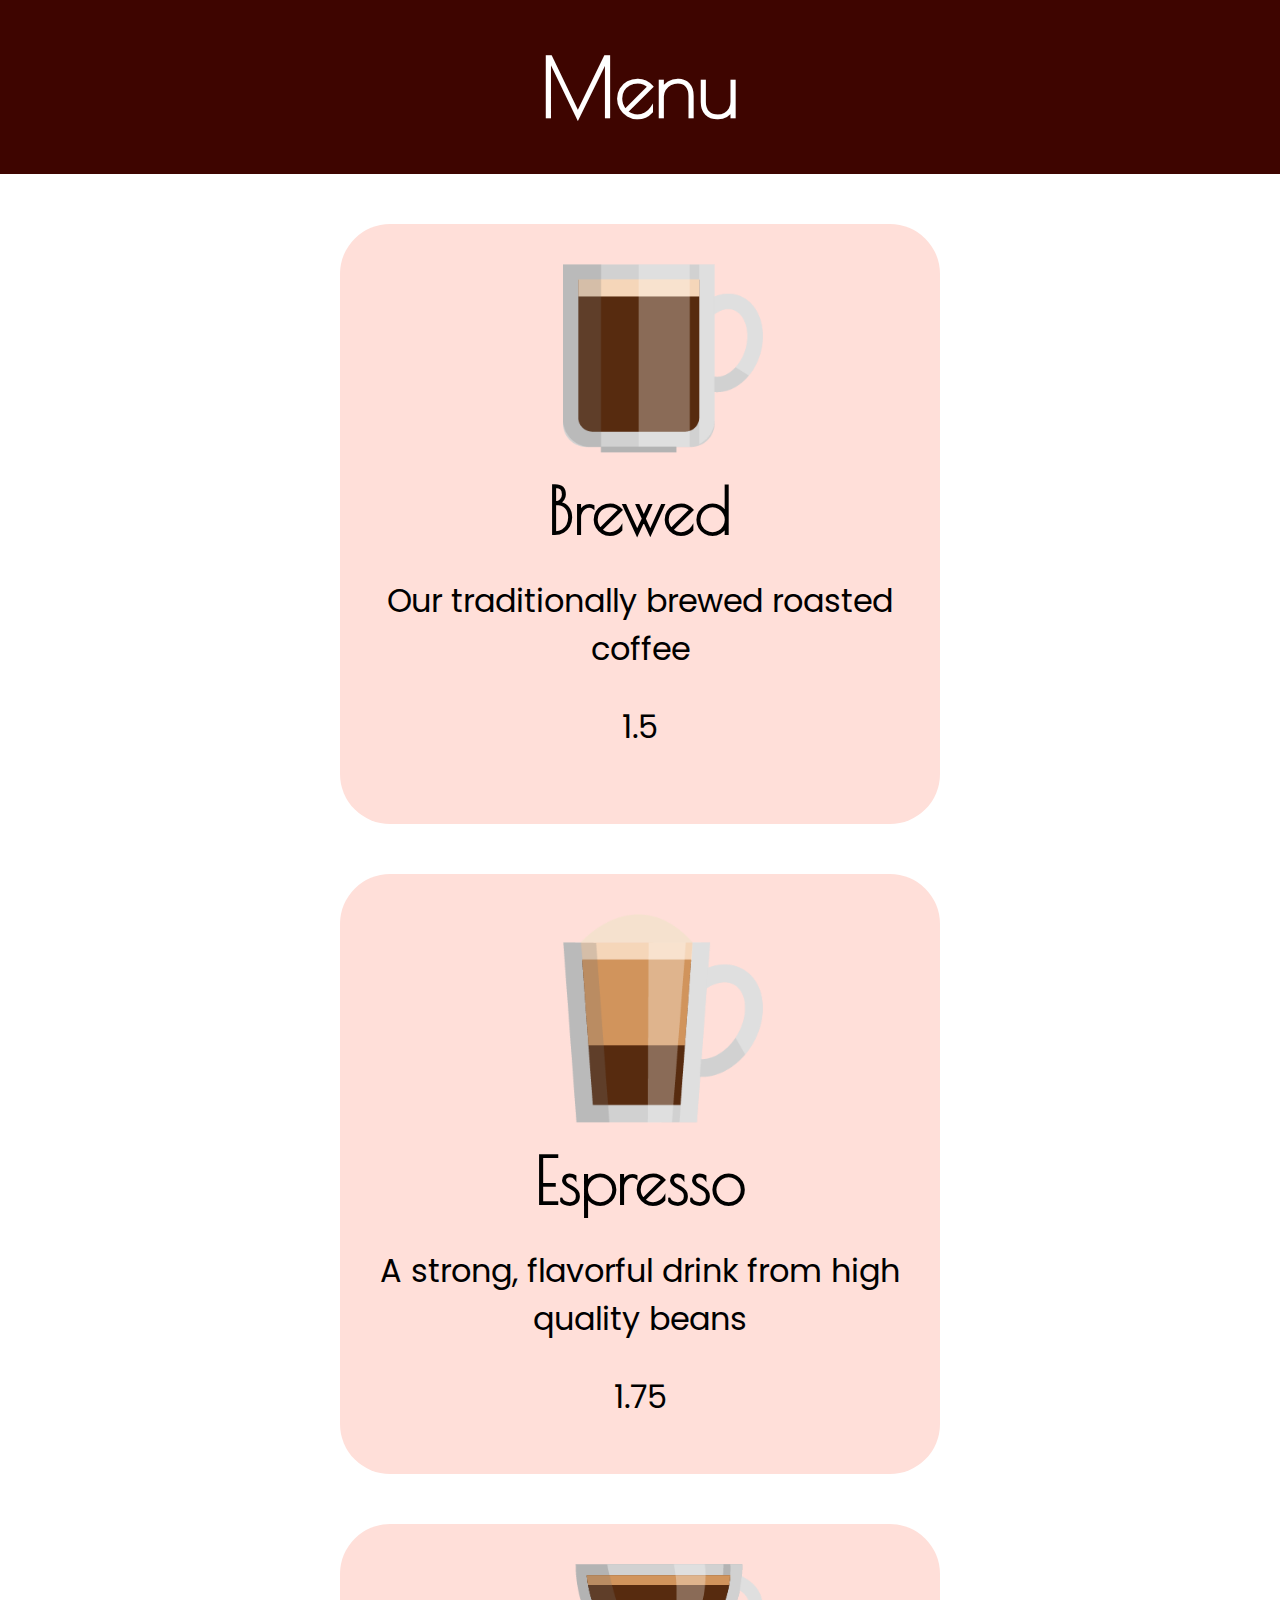
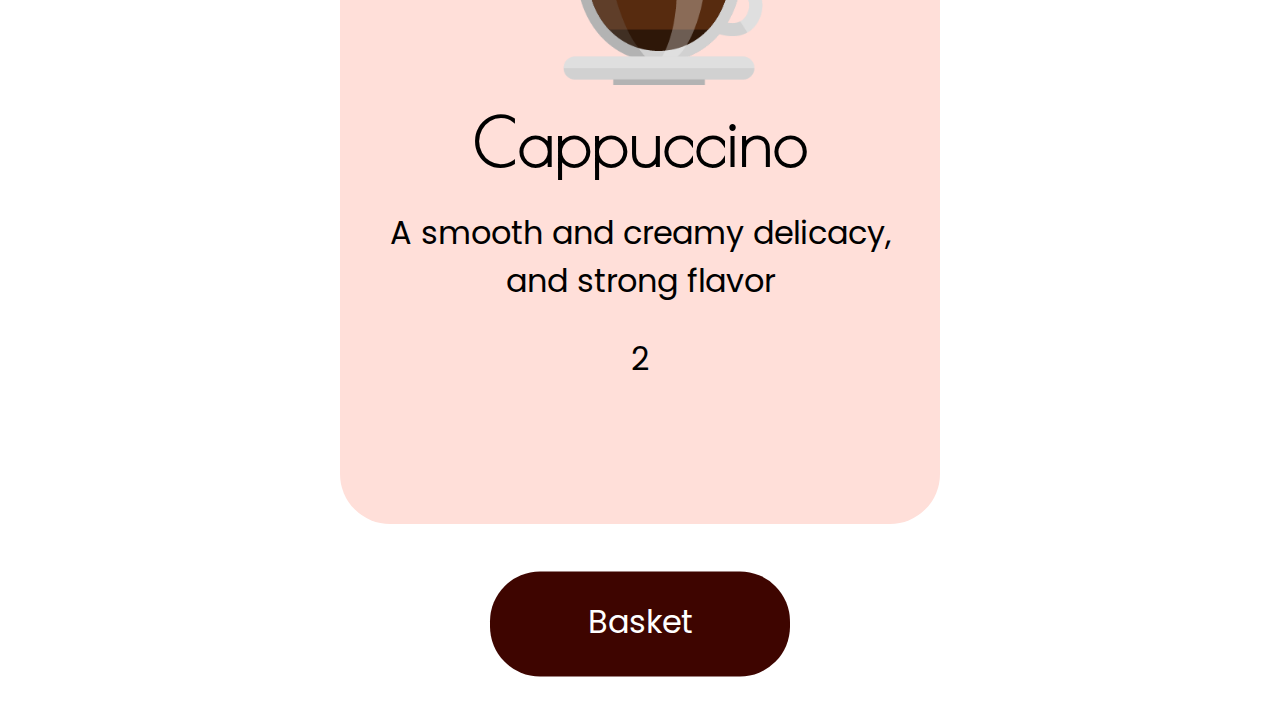
<file: Menu.html>
<!DOCTYPE html>
<html lang = "en">

<head>
  <meta charset="UTF-8">
  <title>Coffee App - Menu</title>
  <link rel="stylesheet" href="Styles.css" type="text/css">
  <!-- These are just fonts -->
  <link rel="preconnect" href="https://fonts.googleapis.com">
  <link rel="preconnect" href="https://fonts.gstatic.com" crossorigin>
  <link href="https://fonts.googleapis.com/css2?family=Poiret+One&family=Poppins:wght@300&display=swap" rel="stylesheet">
</head>

<body>
  <h1 id="title">Menu</h1>
  <div id="items"></div>

  <script src="options.js"></script>
  <script>
    // Fetch the JSON file
    fetch('data.json')
      .then(response => response.json())
      .then(data => {

        // Loop through the items and create HTML elements from JSON data
        data.items.forEach(item => {
          const div = document.createElement('div');
          div.classList.add("item");
          const img = document.createElement('img');
          const h2 = document.createElement('h2');
          const p1 = document.createElement('p');
          const p2 = document.createElement('p');

          div.addEventListener('click', function () { window.location.href = "" + item.name + ".html"; });

          img.src = "images/" + item.name + ".png";
          h2.textContent = item.name;
          p1.textContent = item.description;
          p2.textContent = item.price;

          div.appendChild(img);
          div.appendChild(h2);
          div.appendChild(p1);
          div.appendChild(p2);

          document.getElementById('items').appendChild(div);
        });
      })
      .catch(error => {
        console.error('Error fetching data:', error);
      });
  </script>
  <div class="menuButton"><a href="Basket.html">Basket</a></div>
  <div class="space"></div>

</body>

</html>
</file>
<file: Styles.css>
/* GENERAL STYLING*/
body {
  margin: 0 auto;
}

h1 {
  font-family: 'Poiret One', cursive;
  font-size: 5rem;
  margin: 0 auto;
  padding: 40px 0;
  background-color: #3E0500;
  width: 100%;
  text-align: center;
  color: #fff;
}

h2 {
  font-family: 'Poiret One', cursive;
  font-size: 4rem;
  margin-left: 100px;
}

label,
input,
#value,
p {
  font-family: 'Poppins', sans-serif;
  font-size: 2rem;
  margin-left: 100px;
}

/*Exit buttons*/
.exit {
  position: absolute;
  top: 2.5%;
  left: 85%;
  font-size: 4em;
  color: #fff;
}

.exit a:link,
a:visited {
  color: #fff;
}

.space {
  height: 200px;
}
/*STYLING FOR LANDING PAGE*/
.landing {
  background: linear-gradient(#3E0500, #68332e);
  width: 100vw;
  height: 100vh;
}
.indexButton {
  background-color: #ffffff;
  border-radius: 50px;
  border-width: 0;
  height: 105px;
  cursor: pointer;
  margin: 0;
  text-align: center;
  transition: all 200ms;
  vertical-align: baseline;
  white-space: nowrap;
  user-select: none;
  -webkit-user-select: none;
  touch-action: manipulation;
  margin: 0;
  position: absolute;
  top: 85%;
  left: 50%;
  -ms-transform: translate(-50%, -50%);
  transform: translate(-50%, -50%);
  margin-top: 100px;
}

.indexButton a:link,
.indexButton a:visited {
  font-family: 'Poppins', sans-serif;
  font-size: 2rem;
  margin-left: 100px;
  color: #3E0500;
  margin: 35px;
  text-decoration: none;
  line-height:100px;
}

.indexh1{
  font-family: 'Poiret One', cursive;
  font-size: 7rem;
  margin: 0 auto;
  position: absolute;
  background-color:rgba(0, 0, 0, 0);
  top: 45%;
  text-align: center;
  color: #fff;
}

.indeximg{
  position: absolute;
  left: 34%;
  top: 20%;
  width: 400px;
}

/*STYLING FOR DETAILS PAGES*/
/*Styling for inputs*/
.container {
  display: block;
  position: relative;
  padding-left: 35px;
  margin-bottom: 12px;
  cursor: pointer;
  font-size: 22px;
  -webkit-user-select: none;
  -moz-user-select: none;
  -ms-user-select: none;
  user-select: none;
  margin-bottom: 90px;
  margin-left: 100px;
}

.container input {
  position: absolute;
  opacity: 0;
  cursor: pointer;
}

.checkmark {
  position: absolute;
  top: -50%;
  left: 0;
  height: 100px;
  width: 100px;
  background-color: #E8E8E8;
  border-radius: 30%;
  margin-bottom: 50px;
}

.container:hover input~.checkmark {
  background-color: #ccc;
}

.container input:checked~.checkmark {
  background-color: #FFDFD9;
}

.checkmark:after {
  content: "";
  position: absolute;
  display: none;
}

.container input:checked~.checkmark:after {
  display: block;
}

input {
  width: 100px;
  height: 20px;
}

.slider {
  -webkit-appearance: none;
  width: 50%;
  height: 25px;
  background: #E8E8E8;
  -webkit-transition: .2s;
  transition: opacity .2s;
}

.slider::-webkit-slider-thumb {
  -webkit-appearance: none;
  appearance: none;
  width: 45px;
  height: 45px;
  border-radius: 50%;
  background: #FFDFD9;
  cursor: pointer;
}

.slider::-moz-range-thumb {
  width: 25px;
  height: 25px;
  background: #FFDFD9;
  cursor: pointer;
}

#amount {
  background: rgba(255, 255, 255, 0.1);
  border: none;
  font-size: 16px;
  height: 45px;
  margin: 0;
  outline: 0;
  padding: 15px;
  width: 30%;
  background-color: #FFDFD9;
  box-shadow: 0 1px 0 rgba(0, 0, 0, 0.03) inset;
  margin-bottom: 30px;
  font-family: 'Poppins', sans-serif;
  font-size: 2rem;
  margin-left: 100px;
}

.menuButton {
  background-color: #3E0500;
  border-radius: 50px;
  border-width: 0;
  height: 105px;
  width: 300px;
  cursor: pointer;
  margin: 0;
  text-align: center;
  transition: all 200ms;
  vertical-align: baseline;
  white-space: nowrap;
  user-select: none;
  -webkit-user-select: none;
  touch-action: manipulation;
  margin: 0;
  position: absolute;
  left: 50%;
  -ms-transform: translate(-50%, -50%);
  transform: translate(-50%, -50%);
  margin-top: 100px;
}

.menuButton a:link,
.menuButton a:visited {
  font-family: 'Poppins', sans-serif;
  font-size: 2rem;
  margin-left: 100px;
  color: #fff;
  margin: 35px;
  text-decoration: none;
  line-height:100px;
}

/*STYLING FOR MENU PAGE*/
.item {
  background-color: #FFDFD9;
  border-radius: 50px;
  text-align: center;
  height: 600px;
  width: 600px;
  margin: 0 auto;
  margin-top: 50px
}

.item img {
  padding-top: 40px;
  margin-left: 45px;
  width: 200px;
}

.item h2,
p {
  margin: 0;
  padding: 15px;
}

/*STYLING FOR BASKET PAGE*/
#orders div {
  background-color: #FFDFD9;
  width: 900px;
  height: 475px;
  border-radius: 50px;
  margin: 0 auto;
  margin-top: 50px
}

#orders div img {
  width: 100px;
  margin: 50px;
}

#orders div h2 {
  position: absolute;
  top: 230px;
  left: 120px;
  font-size: 3.5em;
}

#orders div h3 {
  position: absolute;
  top: 525px;
  left: 49%;
  font-size: 3.5em;
  font-family: 'Poiret One', cursive;
}

#orders div p {
  margin-left: 50px;
  width: 700px;
}

.noneYet {
  text-align: center;
  margin-top: 100px;
  margin-bottom: 50px;
  font-size: 2.5em;
}
</file>
